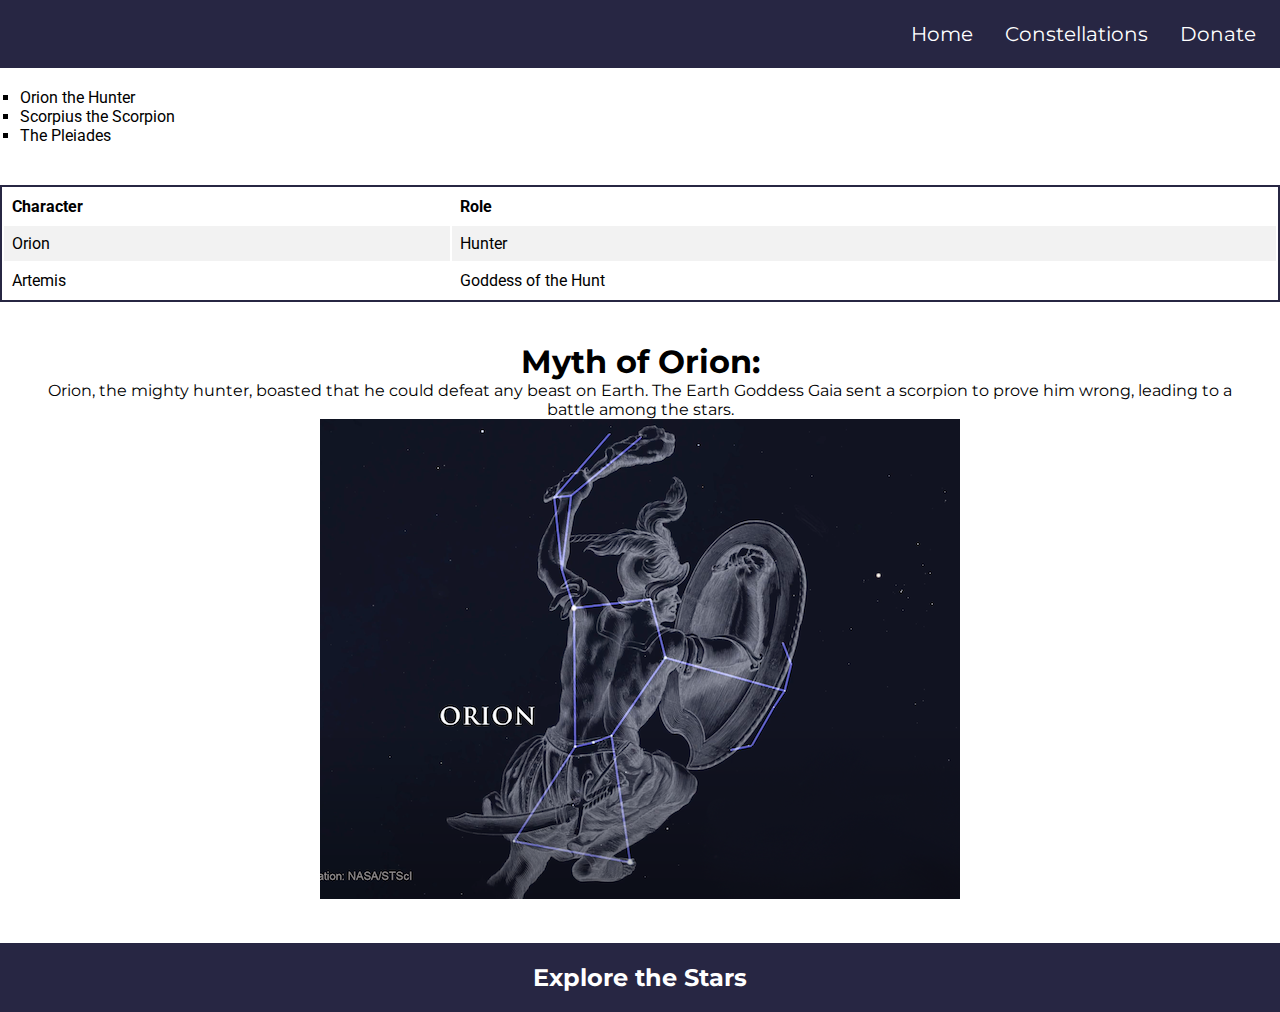
<file: index.html>
<!doctype html>
<html lang="en">
<head>
  <meta charset="utf-8">
  <meta name="viewport" content="width=device-width, initial-scale=1">
  <link href="css/styles.css" rel="stylesheet">
  <title>Myth of Orion</title>
</head>
<body>
  <header>
    <nav>
      <a id="home-link" class="nav-button" href="index.html">Home</a>
      <a class="nav-button" href="constellations.html">Constellations</a>
      <a class="nav-button" href="donate.html">Donate</a>
    </nav>
  </header>
  <main>
    <ul class="myth-list">
      <li>Orion the Hunter</li>
      <li>Scorpius the Scorpion</li>
      <li>The Pleiades</li>
    </ul>
    <table class="myth-table">
      <tr>
        <th>Character</th>
        <th>Role</th>
      </tr>
      <tr>
        <td>Orion</td>
        <td>Hunter</td>
      </tr>
      <tr>
        <td>Artemis</td>
        <td>Goddess of the Hunt</td>
      </tr>
    </table>
    <div class="myth-container">
      <div class="text-column">
        <h1>Myth of Orion:</h1>
        <p>Orion, the mighty hunter, boasted that he could defeat any beast on Earth. The Earth Goddess Gaia sent a scorpion to prove him wrong, leading to a battle among the stars.</p>
        <img src="images/orion.jpg" alt="Orion">
      </div>
    </div>
  </main>
  <footer>
    <h2>Explore the Stars</h2>
  </footer>
</body>
</html>
</file>
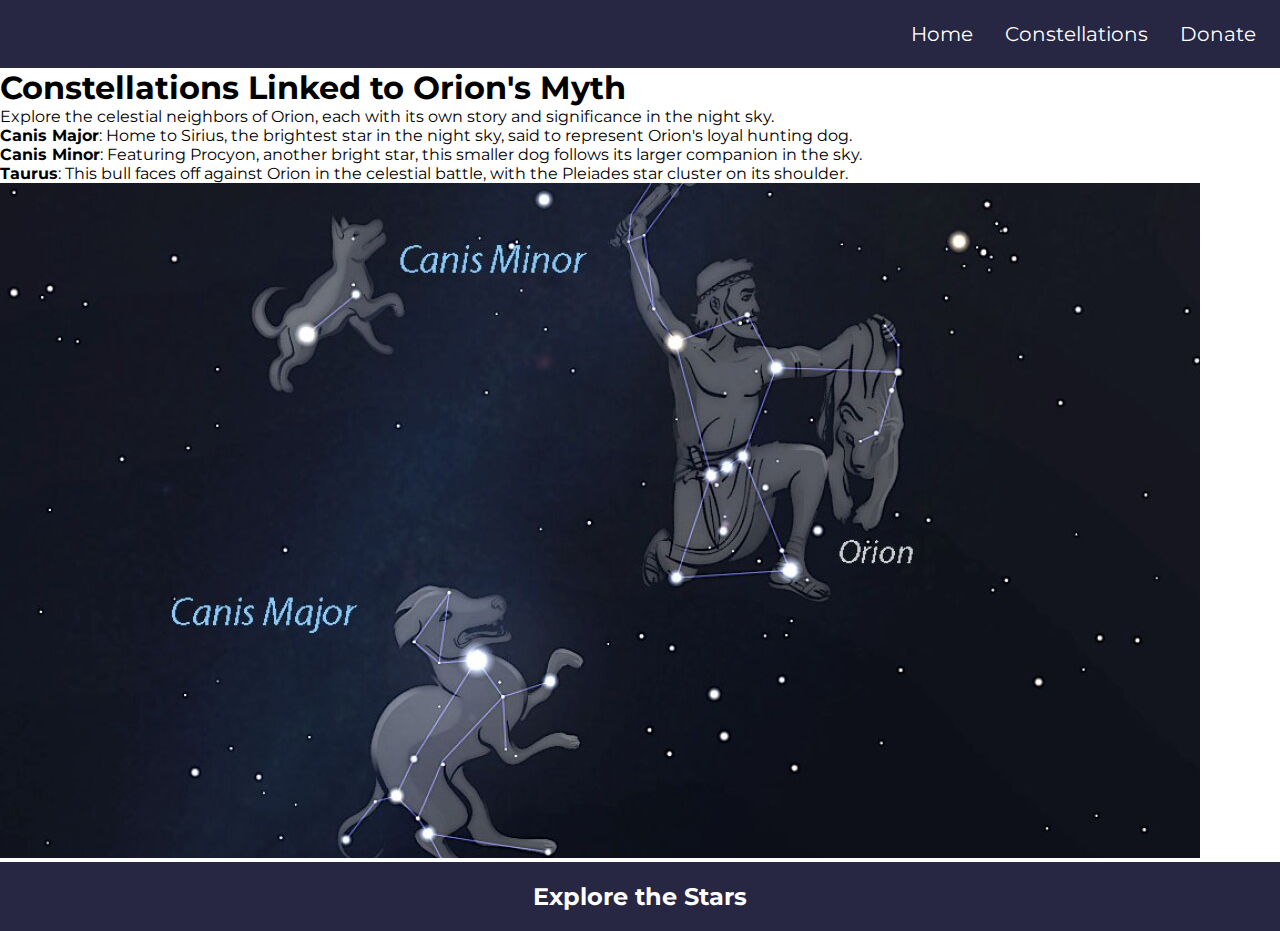
<file: constellations.html>
<!doctype html>
<html lang="en">
<head>
  <meta charset="utf-8">
  <meta name="viewport" content="width=device-width, initial-scale=1">
  <link href="css/styles.css" rel="stylesheet">
  <title>Constellations</title>
</head>
<body>
  <header>
    <nav>
      <a id="home-link" class="nav-button" href="index.html">Home</a>
      <a class="nav-button" href="constellations.html">Constellations</a>
      <a class="nav-button" href="donate.html">Donate</a>
    </nav>
  </header>
  <main>
    <h1>Constellations Linked to Orion's Myth</h1>
    <p>Explore the celestial neighbors of Orion, each with its own story and significance in the night sky.</p>
    <ul>
      <li><strong>Canis Major</strong>: Home to Sirius, the brightest star in the night sky, said to represent Orion's loyal hunting dog.</li>
      <li><strong>Canis Minor</strong>: Featuring Procyon, another bright star, this smaller dog follows its larger companion in the sky.</li>
      <li><strong>Taurus</strong>: This bull faces off against Orion in the celestial battle, with the Pleiades star cluster on its shoulder.</li>
    </ul>
    <img src="images/constellations.jpg" alt="Night Sky Constellations">
  </main>
  <footer>
    <h2>Explore the Stars</h2>
  </footer>
</body>
</html>
</file>
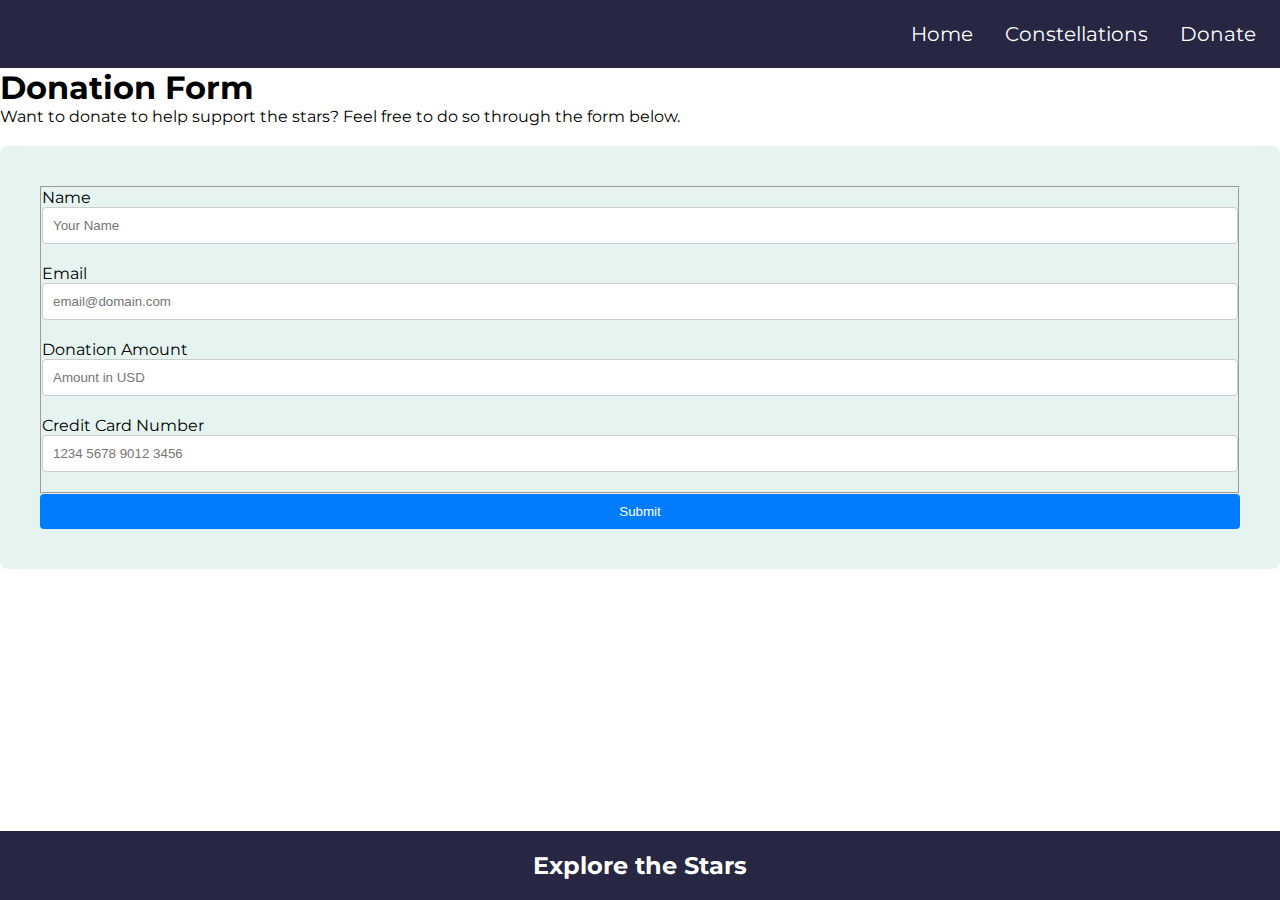
<file: donate.html>
<!doctype html>
<html lang="en">
<head>
  <meta charset="utf-8">
  <meta name="viewport" content="width=device-width, initial-scale=1">
  <link href="css/styles.css" rel="stylesheet">
  <title>Contact Us</title>
</head>
<body>
  <header>
    <nav>
      <a id="home-link" class="nav-button" href="index.html">Home</a>
      <a class="nav-button" href="constellations.html">Constellations</a>
      <a class="nav-button" href="donate.html">Donate</a>
    </nav>
  </header>
  <main>
    <h1>Donation Form</h1>
    <p>Want to donate to help support the stars? Feel free to do so through the form below.</p>
    <form action="donate.html" method="post">
        <fieldset>  
           <label for="name">Name</label>
           <input type="text" id="name" name="user_name" placeholder="Your Name" required>
        <label for="email">Email</label>
            <input type="email" id="email" name="email" pattern=".+@.+"
                title="Please include '@' in the email address" placeholder="email@domain.com" required>
            <label for="amount">Donation Amount</label>
            <input type="number" id="amount" name="amount" min="1" placeholder="Amount in USD" required>
            <label for="ccnum">Credit Card Number</label>
            <input type="text" id="ccnum" name="card_number" pattern="\d{16}"
                title="Credit card number must be 16 digits" placeholder="1234 5678 9012 3456" required>
            </fieldset>
        <button type="submit">Submit</button>
        </form>
  </main>
  <footer>
    <h2>Explore the Stars</h2>
  </footer>
</body>
</html>
</file>
<file: css/styles.css>
@import url('https://fonts.googleapis.com/css2?family=Montserrat:wght@200;300&family=Roboto:wght@400;500&display=swap');

* {
  box-sizing: border-box;
  margin: 0;
  padding: 0;
}

body {
  font-family: 'Montserrat', sans-serif;
  display: flex;
  flex-direction: column;
  min-height: 100vh;
}

nav {
  display: flex;
  justify-content: flex-end;
  background-color: #272643;
  padding: 0.5em;
}

nav a {
  color: white;
  padding: 14px 16px;
  text-decoration: none;
  font-size: 20px;
}

nav a:hover {
  background-color: #ddd;
  color: black;
}

.myth-container, .text-column {
  padding: 20px;
  text-align: center;
}

.myth-list {
  list-style-type: square;
  font-family: 'Roboto', sans-serif;
  padding: 20px;
}

.myth-table {
  border: 2px solid #272643;
  width: 100%;
  margin-top: 20px;
  font-family: 'Roboto', sans-serif;
}

.myth-table th, .myth-table td {
  text-align: left;
  padding: 8px;
}

.myth-table tr:nth-child(even) {
  background-color: #f2f2f2;
}

footer {
  background-color: #272643;
  color: white;
  text-align: center;
  padding: 20px;
  margin-top: auto; /* Pushes the footer to the bottom */
}

@media screen and (max-width: 768px) {
  .myth-container {
    flex-direction: column;
  }

  nav {
    flex-direction: column;
  }
}

form {
    background-color: #e6f4f1;
    padding: 40px;
    margin-top: 20px;
    border-radius: 8px;
}

input[type="text"],
input[type="email"],
input[type="number"] {
    width: 100%;
    padding: 10px;
    margin-bottom: 20px;
    border: 1px solid #ccc;
    border-radius: 4px;
}


button {
    display: block;
    width: 100%;
    padding: 10px;
    background-color: #017cff;
    color: white;
    border: none;
    border-radius: 4px;
    cursor: pointer;
}

button:hover {
    background-color: #0056b3;
}
</file>
